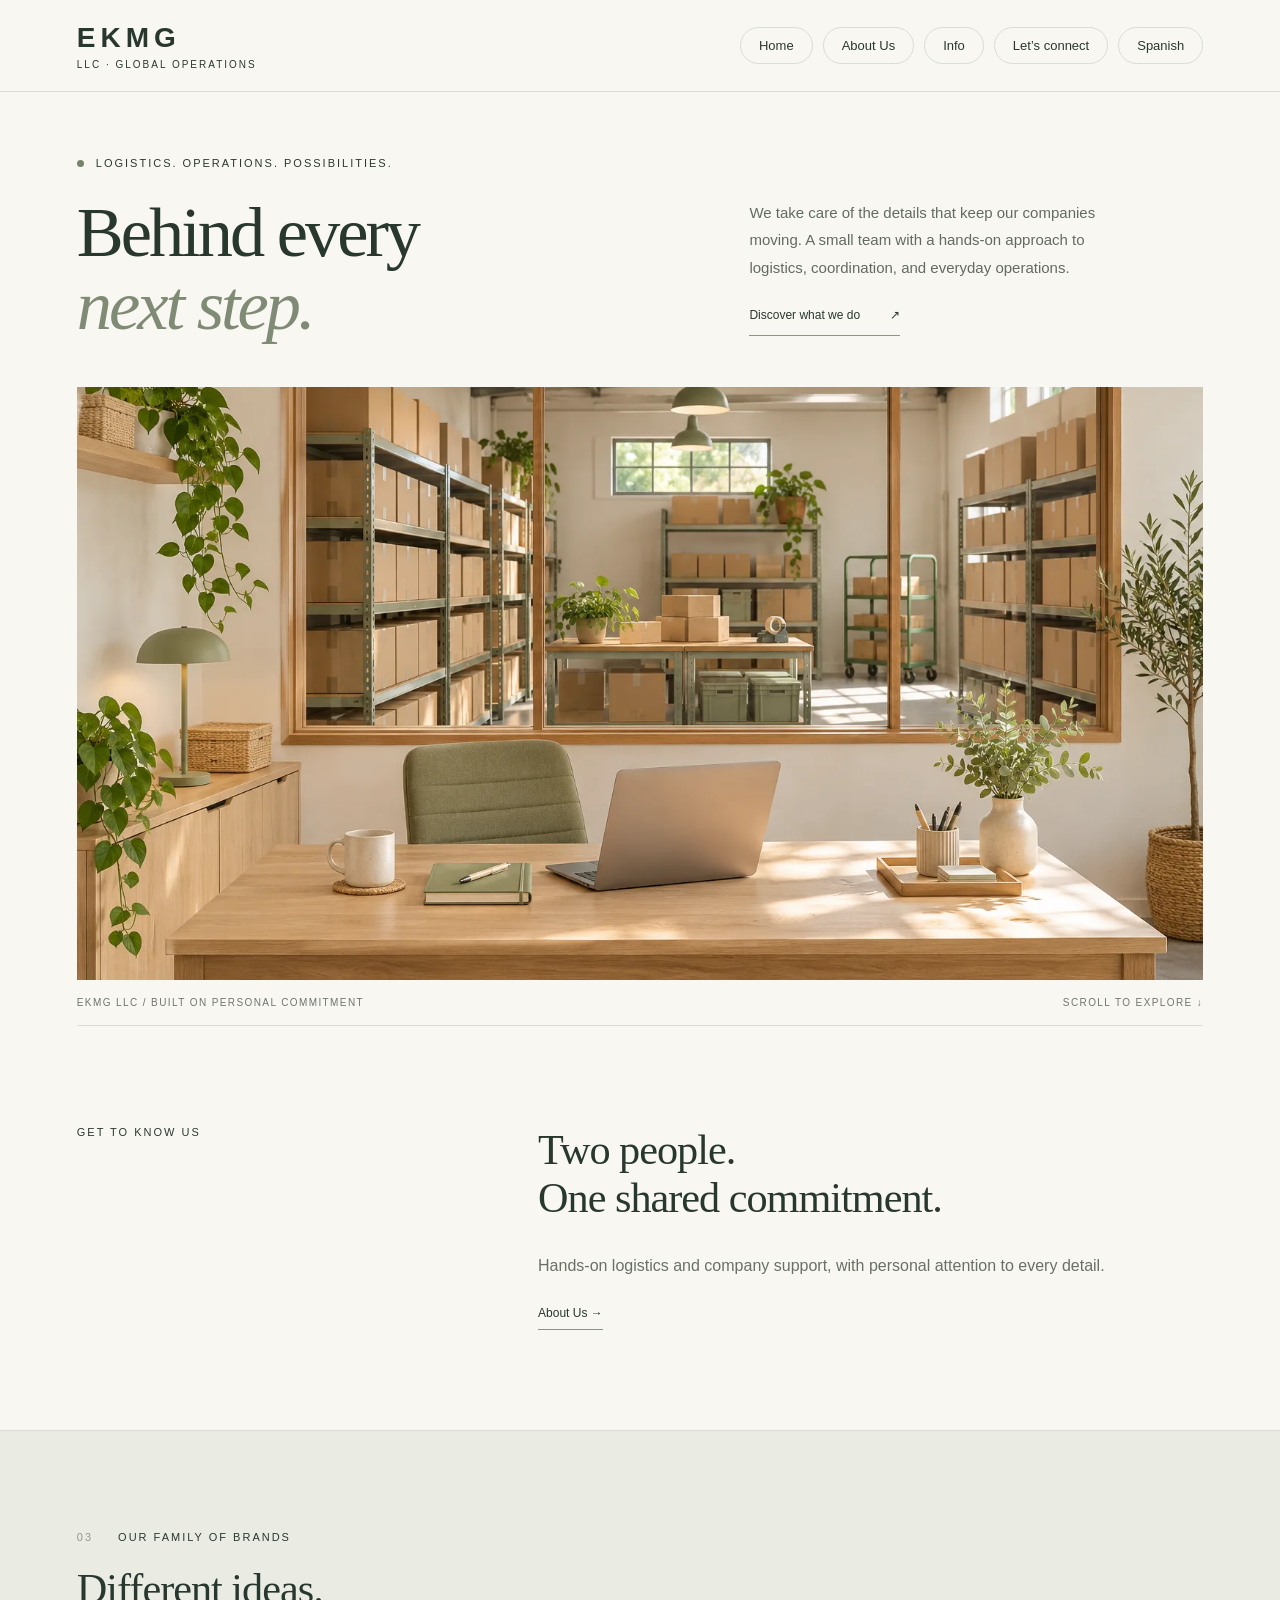
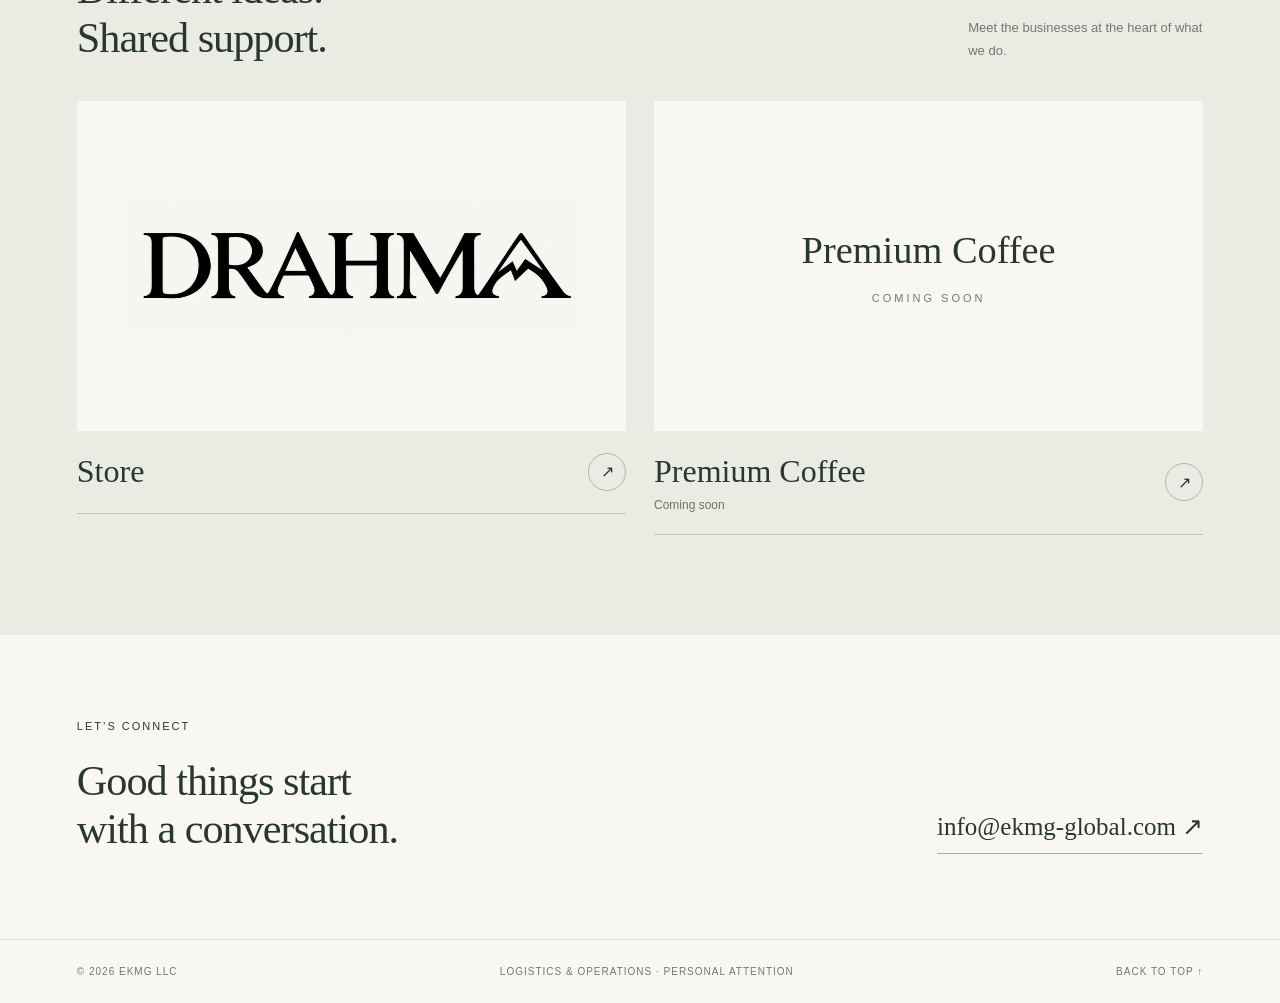
<file: index.html>
<!doctype html>
<html lang="en"><head><meta charset="utf-8"><meta name="viewport" content="width=device-width, initial-scale=1"><meta name="description" content="EKMG LLC is a two-person team supporting our companies through hands-on logistics, coordination, and everyday operations."><title>EKMG LLC — Behind every next step.</title><style>
:root{--ink:#29382f;--paper:#f8f7f2;--muted:#70756f;--line:#d9ddd4}*{box-sizing:border-box}html{scroll-behavior:smooth;scroll-padding-top:95px}body{margin:0;background:var(--paper);color:var(--ink);font-family:Arial,Helvetica,sans-serif}a{color:inherit;text-decoration:none}button{font:inherit}header{height:92px;padding:0 6%;display:flex;align-items:center;justify-content:space-between;background:var(--paper);border-bottom:1px solid var(--line)}.logo{font-size:28px;letter-spacing:5px;font-weight:700}.logo small{font-size:10px;letter-spacing:2px;display:block;margin-top:5px;font-weight:400}nav{display:flex;gap:32px;font-size:13px}nav a:hover,.email:hover{text-decoration:underline;text-underline-offset:5px}.contact{border:1px solid #a9b2a7;padding:12px 20px}.hero{padding:65px 6% 0}.eyebrow{font-size:11px;letter-spacing:2px;text-transform:uppercase;display:flex;align-items:center;gap:12px}.eyebrow:before{content:'';height:7px;width:7px;background:#78836d;border-radius:50%}.hero-top{display:grid;grid-template-columns:1.35fr 1fr;gap:60px;align-items:end;margin:27px 0 46px}h1,h2,h3,p{margin:0}h1,h2{font-family:Georgia,'Times New Roman',serif;font-weight:400}h1{font-size:clamp(48px,5.5vw,84px);line-height:1.03;letter-spacing:-3px}h1 em{font-weight:400;color:#808b75}.intro{max-width:380px;padding-bottom:5px;font-size:15px;line-height:1.85;color:#626b61}.text-link{display:inline-flex;gap:30px;color:var(--ink);margin-top:22px;font-size:12px;border-bottom:1px solid #8b9486;padding-bottom:9px}.hero-image{position:relative;height:440px;overflow:hidden}.hero-image img{width:100%;height:100%;object-fit:cover;object-position:center 55%;filter:saturate(.55)}.image-caption{position:absolute;bottom:20px;left:24px;color:white;font-size:11px;letter-spacing:1px;text-shadow:0 1px 7px #222}.hero-foot{display:flex;justify-content:space-between;padding:17px 0;border-bottom:1px solid var(--line);font-size:10px;letter-spacing:1.4px;color:var(--muted)}section{padding:100px 6%}.about{display:grid;grid-template-columns:1fr 1.7fr;gap:70px;border-bottom:1px solid var(--line)}.section-label{font-size:11px;letter-spacing:2px;text-transform:uppercase}.section-label span{color:#92998d;margin-right:20px}h2{font-size:clamp(34px,3.3vw,51px);line-height:1.15;letter-spacing:-1px}.about p{margin-top:28px;max-width:650px;font-size:16px;line-height:1.9;color:#697066}.services-heading{display:flex;justify-content:space-between;align-items:start;margin-bottom:50px}.services-heading h2{max-width:540px}.services{display:grid;grid-template-columns:repeat(3,1fr);gap:38px}.service{padding-top:24px;border-top:1px solid #9ea697}.service .number{font:italic 28px Georgia;color:#8b957f}.service h3{font-size:19px;font-weight:400;margin:25px 0 14px}.service p{font-size:14px;line-height:1.85;color:#697066;max-width:320px}.brands{background:#eaece4}.brands-heading{display:flex;justify-content:space-between;align-items:end;margin-bottom:38px}.brands-heading p{font-size:13px;color:#72796f;max-width:235px;line-height:1.8}.brands-heading h2{margin-top:22px}.brand-grid{display:grid;grid-template-columns:1fr 1fr;gap:28px}.brand{display:block;border:0;background:transparent;text-align:left;color:var(--ink);cursor:pointer;padding:0;width:100%}.brand-image{height:330px;overflow:hidden;position:relative}.brand img{width:100%;height:100%;object-fit:cover;filter:saturate(.55);transition:transform .5s}.brand:hover img{transform:scale(1.035)}.badge{position:absolute;top:19px;left:19px;background:#f8f7f2;padding:9px 13px;text-transform:uppercase;letter-spacing:1.4px;font-size:9px}.brand-info{display:flex;justify-content:space-between;align-items:center;border-bottom:1px solid #bac2b2;padding:22px 0}.brand h3{font:32px Georgia}.brand-info p{margin-top:8px;color:#6b7468;font-size:12px}.arrow{width:38px;height:38px;border:1px solid #aeb9a6;border-radius:50%;display:grid;place-items:center}.reach{display:flex;justify-content:space-between;align-items:end;padding:85px 6%}.reach h2{margin-top:25px}.email{font:25px Georgia;border-bottom:1px solid #a7afa0;padding-bottom:12px}footer{padding:26px 6%;border-top:1px solid var(--line);display:flex;justify-content:space-between;align-items:center;color:#72796f;font-size:10px;letter-spacing:1px}dialog{border:1px solid var(--line);background:var(--paper);color:var(--ink);max-width:480px;padding:40px}dialog::backdrop{background:#18251dc4}dialog h2{font-size:38px}dialog p{line-height:1.8;margin:20px 0;color:#687061}dialog button{padding:10px 18px;background:var(--ink);color:white;border:0;cursor:pointer}a:focus-visible,button:focus-visible{outline:2px solid #627551;outline-offset:6px}@media(max-width:700px){header{height:auto;min-height:100px;flex-wrap:wrap;gap:20px;padding:20px 6%}nav{gap:19px;font-size:12px}.contact{display:none}.hero{padding-top:40px}.hero-top{grid-template-columns:1fr;gap:25px;margin-bottom:30px}h1{letter-spacing:-2px}.hero-image{height:310px}.hero-foot{font-size:8px}.about{grid-template-columns:1fr;gap:30px}section{padding:65px 6%}.services-heading,.brands-heading{display:block}.services-heading h2{margin-top:25px}.services{grid-template-columns:1fr;gap:35px}.service p{max-width:none}.brands-heading p{margin-top:20px}.brand-grid{grid-template-columns:1fr;gap:36px}.brand-image{height:300px}.reach{display:block;padding:65px 6%}.email{display:inline-block;font-size:22px;margin-top:35px}footer{gap:20px;align-items:start;line-height:1.8} }
nav a{border:1px solid var(--line);border-radius:24px;padding:10px 18px}nav a:hover{background:#eaece4;text-decoration:none}nav{gap:10px}.brand .brand-logo{width:190px;height:auto;object-fit:contain;filter:none;mix-blend-mode:multiply}.hero-image{height:auto;aspect-ratio:1.9}.hero-image img{object-position:center;filter:none}.brand-image img{filter:none}.page-intro{padding:70px 6% 0}.page-intro h1{font-size:60px}.about-button{margin-top:25px}@media(max-width:700px){nav a{padding:8px 12px}.hero-image{aspect-ratio:1.35}.page-intro h1{font-size:44px}}.logo-only,.coffee-only{background:#f8f7f2;display:flex;align-items:center;justify-content:center;padding:50px}.brand .logo-only img{height:auto;width:100%;object-fit:contain;mix-blend-mode:multiply;transform:none}.coffee-only{flex-direction:column;gap:20px}.coffee-only span{font:clamp(28px,3vw,44px) Georgia,serif}.coffee-only small{font-size:11px;text-transform:uppercase;letter-spacing:3px;color:#72796f}nav{flex-wrap:wrap}header{gap:18px}@media(min-width:701px) and (max-width:1100px){header{height:auto;min-height:92px;flex-wrap:wrap;padding-top:20px;padding-bottom:20px}}@media(max-width:700px){nav{gap:7px;font-size:11px}nav a{padding:8px 10px}}</style></head><body>
<header><a class="logo" href="index.html" aria-label="EKMG LLC home">EKMG<small>LLC · GLOBAL OPERATIONS</small></a><nav aria-label="Main navigation"><a href="index.html">Home</a><a href="about.html">About Us</a><a href="info.html">Info</a><a href="mailto:info@ekmg-global.com">Let’s connect</a><a href="index-es.html" lang="es" hreflang="es">Spanish</a></nav></header>
<main><div class="hero" id="home"><div class="eyebrow">Logistics. Operations. Possibilities.</div><div class="hero-top"><h1>Behind every<br><em>next step.</em></h1><div class="intro">We take care of the details that keep our companies moving. A small team with a hands-on approach to logistics, coordination, and everyday operations.<br><a class="text-link" href="info.html">Discover what we do <span>↗</span></a></div></div><div class="hero-image"><img src="assets/warehouse.webp" alt="A cozy desk overlooking a small warehouse with neatly arranged boxes"></div><div class="hero-foot"><span>EKMG LLC / BUILT ON PERSONAL COMMITMENT</span><span>SCROLL TO EXPLORE ↓</span></div></div>
<section class="about"><div class="section-label">Get to know us</div><div><h2>Two people.<br>One shared commitment.</h2><p>Hands-on logistics and company support, with personal attention to every detail.</p><a class="text-link about-button" href="about.html">About Us →</a></div></section>

<section class="brands" id="brands"><div class="brands-heading"><div><div class="section-label"><span>03</span> Our family of brands</div><h2>Different ideas.<br>Shared support.</h2></div><p>Meet the businesses at the heart of what we do.</p></div><div class="brand-grid"><a href="#drahma" class="brand" data-brand="drahma"><div class="brand-image logo-only"><img src="assets/drahma-logo.png" alt="DRAHMA"></div><div class="brand-info"><div><h3>Store</h3></div><span class="arrow">↗</span></div></a><a href="#coffee" class="brand" data-brand="coffee"><div class="brand-image coffee-only"><span>Premium Coffee</span><small>Coming soon</small></div><div class="brand-info"><div><h3>Premium Coffee</h3><p>Coming soon</p></div><span class="arrow">↗</span></div></a></div></section>
<section class="reach" id="contact"><div><div class="section-label">Let’s connect</div><h2>Good things start<br>with a conversation.</h2></div><a class="email" href="mailto:info@ekmg-global.com">info@ekmg-global.com ↗</a></section></main><footer><span>© 2026 EKMG LLC</span><span>LOGISTICS & OPERATIONS · PERSONAL ATTENTION</span><a href="index.html">BACK TO TOP ↑</a></footer>
<dialog id="brand-dialog"><h2 id="dialog-title"></h2><p id="dialog-description"></p><a class="text-link" href="mailto:info@ekmg-global.com">Contact EKMG ↗</a><br><br><button id="close-dialog">Close</button></dialog><script>
const modal=document.getElementById('brand-dialog');document.querySelectorAll('[data-brand]').forEach(link=>link.addEventListener('click',e=>{e.preventDefault();const coffee=link.dataset.brand==='coffee';document.getElementById('dialog-title').textContent=coffee?'Premium Coffee, coming soon.':'Discover Drahma.';document.getElementById('dialog-description').textContent=coffee?'A new coffee venture is on the way. Contact us for updates as we prepare for launch.':'Drahma is part of our family of companies. For store information and inquiries, contact our team while we prepare the direct store link.';modal.showModal()}));document.getElementById('close-dialog').onclick=()=>modal.close();modal.addEventListener('click',e=>{if(e.target===modal){const r=modal.getBoundingClientRect();if(e.clientX<r.left||e.clientX>r.right||e.clientY<r.top||e.clientY>r.bottom)modal.close()}});
</script></body></html>
</file>
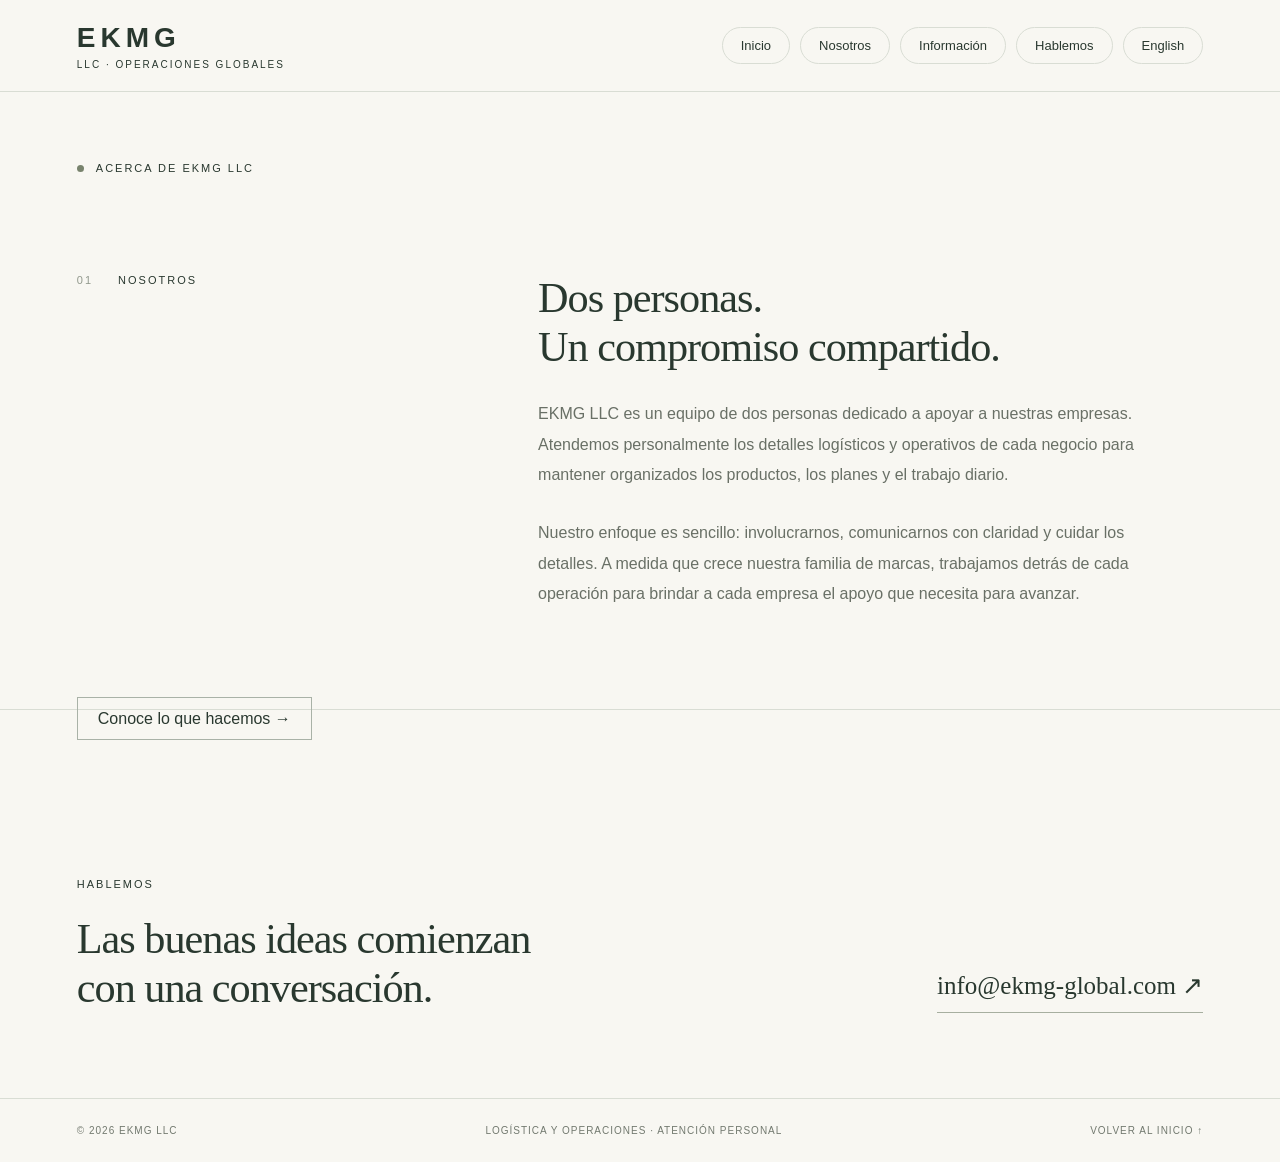
<file: about-es.html>
<!doctype html>
<html lang="es"><head><meta charset="utf-8"><meta name="viewport" content="width=device-width, initial-scale=1"><meta name="description" content="EKMG LLC es un equipo de dos personas que apoya a nuestras empresas con logística, coordinación y operaciones diarias."><title>EKMG LLC — Detrás de cada nuevo paso.</title><style>
:root{--ink:#29382f;--paper:#f8f7f2;--muted:#70756f;--line:#d9ddd4}*{box-sizing:border-box}html{scroll-behavior:smooth;scroll-padding-top:95px}body{margin:0;background:var(--paper);color:var(--ink);font-family:Arial,Helvetica,sans-serif}a{color:inherit;text-decoration:none}button{font:inherit}header{height:92px;padding:0 6%;display:flex;align-items:center;justify-content:space-between;background:var(--paper);border-bottom:1px solid var(--line)}.logo{font-size:28px;letter-spacing:5px;font-weight:700}.logo small{font-size:10px;letter-spacing:2px;display:block;margin-top:5px;font-weight:400}nav{display:flex;gap:32px;font-size:13px}nav a:hover,.email:hover{text-decoration:underline;text-underline-offset:5px}.contact{border:1px solid #a9b2a7;padding:12px 20px}.hero{padding:65px 6% 0}.eyebrow{font-size:11px;letter-spacing:2px;text-transform:uppercase;display:flex;align-items:center;gap:12px}.eyebrow:before{content:'';height:7px;width:7px;background:#78836d;border-radius:50%}.hero-top{display:grid;grid-template-columns:1.35fr 1fr;gap:60px;align-items:end;margin:27px 0 46px}h1,h2,h3,p{margin:0}h1,h2{font-family:Georgia,'Times New Roman',serif;font-weight:400}h1{font-size:clamp(48px,5.5vw,84px);line-height:1.03;letter-spacing:-3px}h1 em{font-weight:400;color:#808b75}.intro{max-width:380px;padding-bottom:5px;font-size:15px;line-height:1.85;color:#626b61}.text-link{display:inline-flex;gap:30px;color:var(--ink);margin-top:22px;font-size:12px;border-bottom:1px solid #8b9486;padding-bottom:9px}.hero-image{position:relative;height:440px;overflow:hidden}.hero-image img{width:100%;height:100%;object-fit:cover;object-position:center 55%;filter:saturate(.55)}.image-caption{position:absolute;bottom:20px;left:24px;color:white;font-size:11px;letter-spacing:1px;text-shadow:0 1px 7px #222}.hero-foot{display:flex;justify-content:space-between;padding:17px 0;border-bottom:1px solid var(--line);font-size:10px;letter-spacing:1.4px;color:var(--muted)}section{padding:100px 6%}.about{display:grid;grid-template-columns:1fr 1.7fr;gap:70px;border-bottom:1px solid var(--line)}.section-label{font-size:11px;letter-spacing:2px;text-transform:uppercase}.section-label span{color:#92998d;margin-right:20px}h2{font-size:clamp(34px,3.3vw,51px);line-height:1.15;letter-spacing:-1px}.about p{margin-top:28px;max-width:650px;font-size:16px;line-height:1.9;color:#697066}.services-heading{display:flex;justify-content:space-between;align-items:start;margin-bottom:50px}.services-heading h2{max-width:540px}.services{display:grid;grid-template-columns:repeat(3,1fr);gap:38px}.service{padding-top:24px;border-top:1px solid #9ea697}.service .number{font:italic 28px Georgia;color:#8b957f}.service h3{font-size:19px;font-weight:400;margin:25px 0 14px}.service p{font-size:14px;line-height:1.85;color:#697066;max-width:320px}.brands{background:#eaece4}.brands-heading{display:flex;justify-content:space-between;align-items:end;margin-bottom:38px}.brands-heading p{font-size:13px;color:#72796f;max-width:235px;line-height:1.8}.brands-heading h2{margin-top:22px}.brand-grid{display:grid;grid-template-columns:1fr 1fr;gap:28px}.brand{display:block;border:0;background:transparent;text-align:left;color:var(--ink);cursor:pointer;padding:0;width:100%}.brand-image{height:330px;overflow:hidden;position:relative}.brand img{width:100%;height:100%;object-fit:cover;filter:saturate(.55);transition:transform .5s}.brand:hover img{transform:scale(1.035)}.badge{position:absolute;top:19px;left:19px;background:#f8f7f2;padding:9px 13px;text-transform:uppercase;letter-spacing:1.4px;font-size:9px}.brand-info{display:flex;justify-content:space-between;align-items:center;border-bottom:1px solid #bac2b2;padding:22px 0}.brand h3{font:32px Georgia}.brand-info p{margin-top:8px;color:#6b7468;font-size:12px}.arrow{width:38px;height:38px;border:1px solid #aeb9a6;border-radius:50%;display:grid;place-items:center}.reach{display:flex;justify-content:space-between;align-items:end;padding:85px 6%}.reach h2{margin-top:25px}.email{font:25px Georgia;border-bottom:1px solid #a7afa0;padding-bottom:12px}footer{padding:26px 6%;border-top:1px solid var(--line);display:flex;justify-content:space-between;align-items:center;color:#72796f;font-size:10px;letter-spacing:1px}dialog{border:1px solid var(--line);background:var(--paper);color:var(--ink);max-width:480px;padding:40px}dialog::backdrop{background:#18251dc4}dialog h2{font-size:38px}dialog p{line-height:1.8;margin:20px 0;color:#687061}dialog button{padding:10px 18px;background:var(--ink);color:white;border:0;cursor:pointer}a:focus-visible,button:focus-visible{outline:2px solid #627551;outline-offset:6px}@media(max-width:700px){header{height:auto;min-height:100px;flex-wrap:wrap;gap:20px;padding:20px 6%}nav{gap:19px;font-size:12px}.contact{display:none}.hero{padding-top:40px}.hero-top{grid-template-columns:1fr;gap:25px;margin-bottom:30px}h1{letter-spacing:-2px}.hero-image{height:310px}.hero-foot{font-size:8px}.about{grid-template-columns:1fr;gap:30px}section{padding:65px 6%}.services-heading,.brands-heading{display:block}.services-heading h2{margin-top:25px}.services{grid-template-columns:1fr;gap:35px}.service p{max-width:none}.brands-heading p{margin-top:20px}.brand-grid{grid-template-columns:1fr;gap:36px}.brand-image{height:300px}.reach{display:block;padding:65px 6%}.email{display:inline-block;font-size:22px;margin-top:35px}footer{gap:20px;align-items:start;line-height:1.8} }
nav a{border:1px solid var(--line);border-radius:24px;padding:10px 18px}nav a:hover{background:#eaece4;text-decoration:none}nav{gap:10px}.brand .brand-logo{width:190px;height:auto;object-fit:contain;filter:none;mix-blend-mode:multiply}.hero-image{height:auto;aspect-ratio:1.9}.hero-image img{object-position:center;filter:none}.brand-image img{filter:none}.page-intro{padding:70px 6% 0}.page-intro h1{font-size:60px}.about-button{margin-top:25px}@media(max-width:700px){nav a{padding:8px 12px}.hero-image{aspect-ratio:1.35}.page-intro h1{font-size:44px}}.logo-only,.coffee-only{background:#f8f7f2;display:flex;align-items:center;justify-content:center;padding:50px}.brand .logo-only img{height:auto;width:100%;object-fit:contain;mix-blend-mode:multiply;transform:none}.coffee-only{flex-direction:column;gap:20px}.coffee-only span{font:clamp(28px,3vw,44px) Georgia,serif}.coffee-only small{font-size:11px;text-transform:uppercase;letter-spacing:3px;color:#72796f}nav{flex-wrap:wrap}header{gap:18px}@media(min-width:701px) and (max-width:1100px){header{height:auto;min-height:92px;flex-wrap:wrap;padding-top:20px;padding-bottom:20px}}@media(max-width:700px){nav{gap:7px;font-size:11px}nav a{padding:8px 10px}}</style></head><body>
<header><a class="logo" href="index-es.html" aria-label="Inicio de EKMG LLC">EKMG<small>LLC · OPERACIONES GLOBALES</small></a><nav aria-label="Navegación principal"><a href="index-es.html">Inicio</a><a href="about-es.html">Nosotros</a><a href="info-es.html">Información</a><a href="mailto:info@ekmg-global.com">Hablemos</a><a href="about.html" lang="en" hreflang="en">English</a></nav></header>
<main><div class="page-intro"><div class="eyebrow">Acerca de EKMG LLC</div></div><section class="about" id="about"><div class="section-label"><span>01</span> Nosotros</div><div><h2>Dos personas.<br>Un compromiso compartido.</h2><p>EKMG LLC es un equipo de dos personas dedicado a apoyar a nuestras empresas. Atendemos personalmente los detalles logísticos y operativos de cada negocio para mantener organizados los productos, los planes y el trabajo diario.</p><p>Nuestro enfoque es sencillo: involucrarnos, comunicarnos con claridad y cuidar los detalles. A medida que crece nuestra familia de marcas, trabajamos detrás de cada operación para brindar a cada empresa el apoyo que necesita para avanzar.</p></div></section><div style="padding:0 6% 65px"><a class="contact" href="info-es.html">Conoce lo que hacemos →</a></div><section class="reach" id="contact"><div><div class="section-label">Hablemos</div><h2>Las buenas ideas comienzan<br>con una conversación.</h2></div><a class="email" href="mailto:info@ekmg-global.com">info@ekmg-global.com ↗</a></section></main><footer><span>© 2026 EKMG LLC</span><span>LOGÍSTICA Y OPERACIONES · ATENCIÓN PERSONAL</span><a href="index-es.html">VOLVER AL INICIO ↑</a></footer>
<dialog id="brand-dialog"><h2 id="dialog-title"></h2><p id="dialog-description"></p><a class="text-link" href="mailto:info@ekmg-global.com">Contacta a EKMG ↗</a><br><br><button id="close-dialog">Cerrar</button></dialog><script>
const modal=document.getElementById('brand-dialog');document.querySelectorAll('[data-brand]').forEach(link=>link.addEventListener('click',e=>{e.preventDefault();const coffee=link.dataset.brand==='coffee';document.getElementById('dialog-title').textContent=coffee?'Café Premium, próximamente.':'Descubre DRAHMA.';document.getElementById('dialog-description').textContent=coffee?'Un nuevo proyecto de café está en camino. Contáctanos para conocer las novedades mientras preparamos su lanzamiento.':'DRAHMA forma parte de nuestra familia de empresas. Para información y consultas sobre la tienda, contacta a nuestro equipo mientras preparamos el enlace directo.';modal.showModal()}));document.getElementById('close-dialog').onclick=()=>modal.close();modal.addEventListener('click',e=>{if(e.target===modal){const r=modal.getBoundingClientRect();if(e.clientX<r.left||e.clientX>r.right||e.clientY<r.top||e.clientY>r.bottom)modal.close()}});
</script></body></html>
</file>
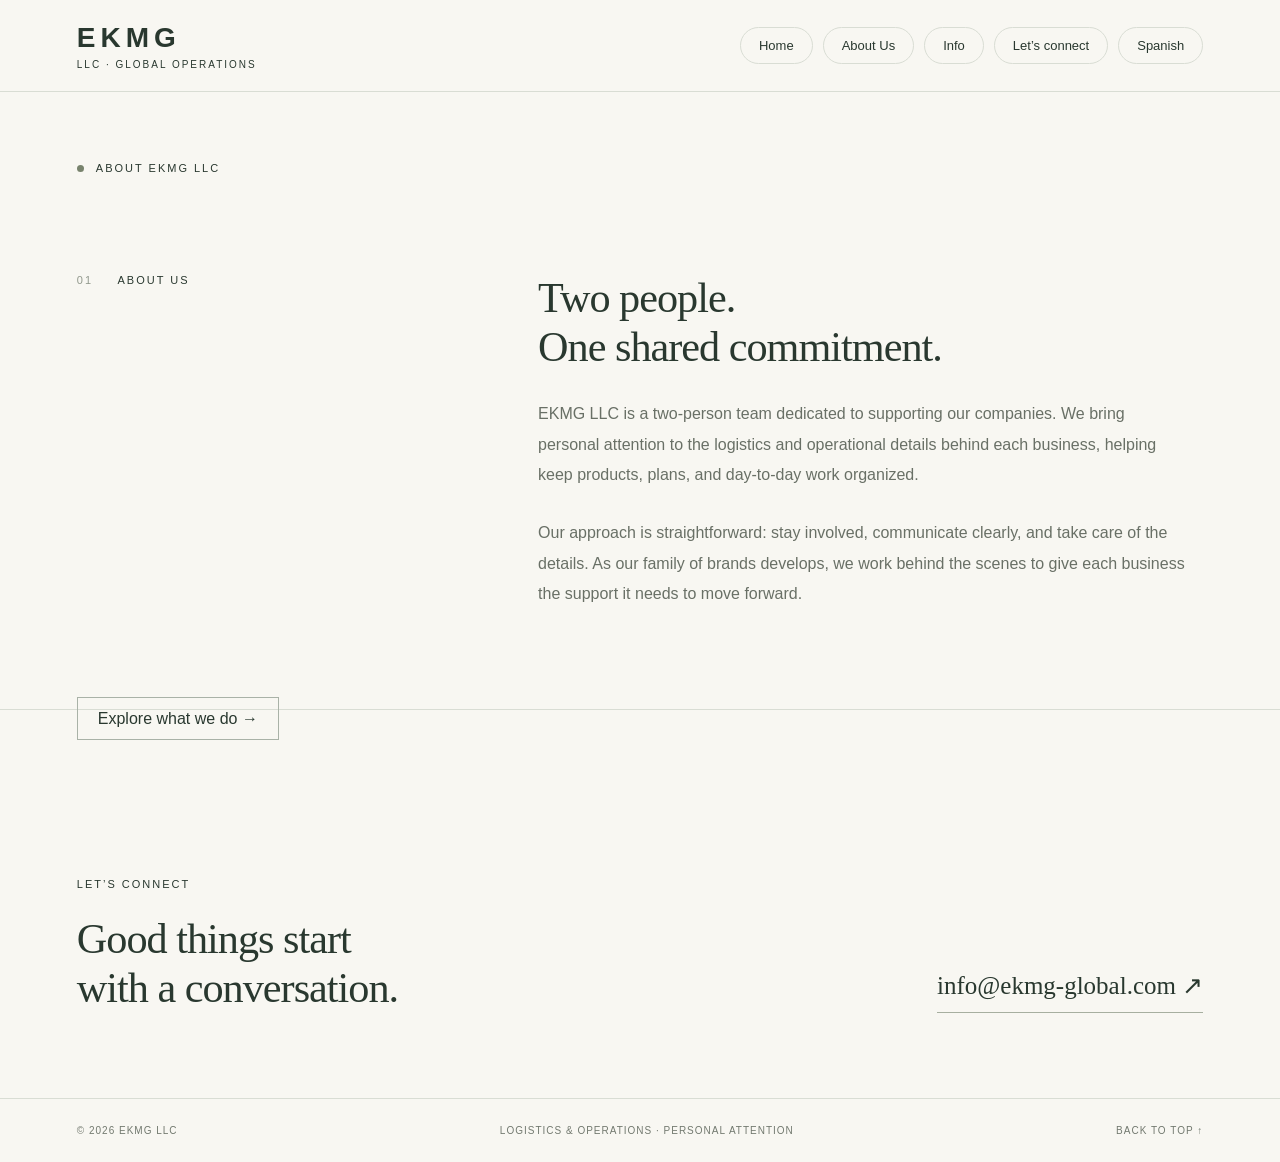
<file: about.html>
<!doctype html>
<html lang="en"><head><meta charset="utf-8"><meta name="viewport" content="width=device-width, initial-scale=1"><meta name="description" content="EKMG LLC is a two-person team supporting our companies through hands-on logistics, coordination, and everyday operations."><title>EKMG LLC — Behind every next step.</title><style>
:root{--ink:#29382f;--paper:#f8f7f2;--muted:#70756f;--line:#d9ddd4}*{box-sizing:border-box}html{scroll-behavior:smooth;scroll-padding-top:95px}body{margin:0;background:var(--paper);color:var(--ink);font-family:Arial,Helvetica,sans-serif}a{color:inherit;text-decoration:none}button{font:inherit}header{height:92px;padding:0 6%;display:flex;align-items:center;justify-content:space-between;background:var(--paper);border-bottom:1px solid var(--line)}.logo{font-size:28px;letter-spacing:5px;font-weight:700}.logo small{font-size:10px;letter-spacing:2px;display:block;margin-top:5px;font-weight:400}nav{display:flex;gap:32px;font-size:13px}nav a:hover,.email:hover{text-decoration:underline;text-underline-offset:5px}.contact{border:1px solid #a9b2a7;padding:12px 20px}.hero{padding:65px 6% 0}.eyebrow{font-size:11px;letter-spacing:2px;text-transform:uppercase;display:flex;align-items:center;gap:12px}.eyebrow:before{content:'';height:7px;width:7px;background:#78836d;border-radius:50%}.hero-top{display:grid;grid-template-columns:1.35fr 1fr;gap:60px;align-items:end;margin:27px 0 46px}h1,h2,h3,p{margin:0}h1,h2{font-family:Georgia,'Times New Roman',serif;font-weight:400}h1{font-size:clamp(48px,5.5vw,84px);line-height:1.03;letter-spacing:-3px}h1 em{font-weight:400;color:#808b75}.intro{max-width:380px;padding-bottom:5px;font-size:15px;line-height:1.85;color:#626b61}.text-link{display:inline-flex;gap:30px;color:var(--ink);margin-top:22px;font-size:12px;border-bottom:1px solid #8b9486;padding-bottom:9px}.hero-image{position:relative;height:440px;overflow:hidden}.hero-image img{width:100%;height:100%;object-fit:cover;object-position:center 55%;filter:saturate(.55)}.image-caption{position:absolute;bottom:20px;left:24px;color:white;font-size:11px;letter-spacing:1px;text-shadow:0 1px 7px #222}.hero-foot{display:flex;justify-content:space-between;padding:17px 0;border-bottom:1px solid var(--line);font-size:10px;letter-spacing:1.4px;color:var(--muted)}section{padding:100px 6%}.about{display:grid;grid-template-columns:1fr 1.7fr;gap:70px;border-bottom:1px solid var(--line)}.section-label{font-size:11px;letter-spacing:2px;text-transform:uppercase}.section-label span{color:#92998d;margin-right:20px}h2{font-size:clamp(34px,3.3vw,51px);line-height:1.15;letter-spacing:-1px}.about p{margin-top:28px;max-width:650px;font-size:16px;line-height:1.9;color:#697066}.services-heading{display:flex;justify-content:space-between;align-items:start;margin-bottom:50px}.services-heading h2{max-width:540px}.services{display:grid;grid-template-columns:repeat(3,1fr);gap:38px}.service{padding-top:24px;border-top:1px solid #9ea697}.service .number{font:italic 28px Georgia;color:#8b957f}.service h3{font-size:19px;font-weight:400;margin:25px 0 14px}.service p{font-size:14px;line-height:1.85;color:#697066;max-width:320px}.brands{background:#eaece4}.brands-heading{display:flex;justify-content:space-between;align-items:end;margin-bottom:38px}.brands-heading p{font-size:13px;color:#72796f;max-width:235px;line-height:1.8}.brands-heading h2{margin-top:22px}.brand-grid{display:grid;grid-template-columns:1fr 1fr;gap:28px}.brand{display:block;border:0;background:transparent;text-align:left;color:var(--ink);cursor:pointer;padding:0;width:100%}.brand-image{height:330px;overflow:hidden;position:relative}.brand img{width:100%;height:100%;object-fit:cover;filter:saturate(.55);transition:transform .5s}.brand:hover img{transform:scale(1.035)}.badge{position:absolute;top:19px;left:19px;background:#f8f7f2;padding:9px 13px;text-transform:uppercase;letter-spacing:1.4px;font-size:9px}.brand-info{display:flex;justify-content:space-between;align-items:center;border-bottom:1px solid #bac2b2;padding:22px 0}.brand h3{font:32px Georgia}.brand-info p{margin-top:8px;color:#6b7468;font-size:12px}.arrow{width:38px;height:38px;border:1px solid #aeb9a6;border-radius:50%;display:grid;place-items:center}.reach{display:flex;justify-content:space-between;align-items:end;padding:85px 6%}.reach h2{margin-top:25px}.email{font:25px Georgia;border-bottom:1px solid #a7afa0;padding-bottom:12px}footer{padding:26px 6%;border-top:1px solid var(--line);display:flex;justify-content:space-between;align-items:center;color:#72796f;font-size:10px;letter-spacing:1px}dialog{border:1px solid var(--line);background:var(--paper);color:var(--ink);max-width:480px;padding:40px}dialog::backdrop{background:#18251dc4}dialog h2{font-size:38px}dialog p{line-height:1.8;margin:20px 0;color:#687061}dialog button{padding:10px 18px;background:var(--ink);color:white;border:0;cursor:pointer}a:focus-visible,button:focus-visible{outline:2px solid #627551;outline-offset:6px}@media(max-width:700px){header{height:auto;min-height:100px;flex-wrap:wrap;gap:20px;padding:20px 6%}nav{gap:19px;font-size:12px}.contact{display:none}.hero{padding-top:40px}.hero-top{grid-template-columns:1fr;gap:25px;margin-bottom:30px}h1{letter-spacing:-2px}.hero-image{height:310px}.hero-foot{font-size:8px}.about{grid-template-columns:1fr;gap:30px}section{padding:65px 6%}.services-heading,.brands-heading{display:block}.services-heading h2{margin-top:25px}.services{grid-template-columns:1fr;gap:35px}.service p{max-width:none}.brands-heading p{margin-top:20px}.brand-grid{grid-template-columns:1fr;gap:36px}.brand-image{height:300px}.reach{display:block;padding:65px 6%}.email{display:inline-block;font-size:22px;margin-top:35px}footer{gap:20px;align-items:start;line-height:1.8} }
nav a{border:1px solid var(--line);border-radius:24px;padding:10px 18px}nav a:hover{background:#eaece4;text-decoration:none}nav{gap:10px}.brand .brand-logo{width:190px;height:auto;object-fit:contain;filter:none;mix-blend-mode:multiply}.hero-image{height:auto;aspect-ratio:1.9}.hero-image img{object-position:center;filter:none}.brand-image img{filter:none}.page-intro{padding:70px 6% 0}.page-intro h1{font-size:60px}.about-button{margin-top:25px}@media(max-width:700px){nav a{padding:8px 12px}.hero-image{aspect-ratio:1.35}.page-intro h1{font-size:44px}}.logo-only,.coffee-only{background:#f8f7f2;display:flex;align-items:center;justify-content:center;padding:50px}.brand .logo-only img{height:auto;width:100%;object-fit:contain;mix-blend-mode:multiply;transform:none}.coffee-only{flex-direction:column;gap:20px}.coffee-only span{font:clamp(28px,3vw,44px) Georgia,serif}.coffee-only small{font-size:11px;text-transform:uppercase;letter-spacing:3px;color:#72796f}nav{flex-wrap:wrap}header{gap:18px}@media(min-width:701px) and (max-width:1100px){header{height:auto;min-height:92px;flex-wrap:wrap;padding-top:20px;padding-bottom:20px}}@media(max-width:700px){nav{gap:7px;font-size:11px}nav a{padding:8px 10px}}</style></head><body>
<header><a class="logo" href="index.html" aria-label="EKMG LLC home">EKMG<small>LLC · GLOBAL OPERATIONS</small></a><nav aria-label="Main navigation"><a href="index.html">Home</a><a href="about.html">About Us</a><a href="info.html">Info</a><a href="mailto:info@ekmg-global.com">Let’s connect</a><a href="about-es.html" lang="es" hreflang="es">Spanish</a></nav></header>
<main><div class="page-intro"><div class="eyebrow">About EKMG LLC</div></div><section class="about" id="about"><div class="section-label"><span>01</span> About Us</div><div><h2>Two people.<br>One shared commitment.</h2><p>EKMG LLC is a two-person team dedicated to supporting our companies. We bring personal attention to the logistics and operational details behind each business, helping keep products, plans, and day-to-day work organized.</p><p>Our approach is straightforward: stay involved, communicate clearly, and take care of the details. As our family of brands develops, we work behind the scenes to give each business the support it needs to move forward.</p></div></section><div style="padding:0 6% 65px"><a class="contact" href="info.html">Explore what we do →</a></div><section class="reach" id="contact"><div><div class="section-label">Let’s connect</div><h2>Good things start<br>with a conversation.</h2></div><a class="email" href="mailto:info@ekmg-global.com">info@ekmg-global.com ↗</a></section></main><footer><span>© 2026 EKMG LLC</span><span>LOGISTICS & OPERATIONS · PERSONAL ATTENTION</span><a href="index.html">BACK TO TOP ↑</a></footer>
<dialog id="brand-dialog"><h2 id="dialog-title"></h2><p id="dialog-description"></p><a class="text-link" href="mailto:info@ekmg-global.com">Contact EKMG ↗</a><br><br><button id="close-dialog">Close</button></dialog><script>
const modal=document.getElementById('brand-dialog');document.querySelectorAll('[data-brand]').forEach(link=>link.addEventListener('click',e=>{e.preventDefault();const coffee=link.dataset.brand==='coffee';document.getElementById('dialog-title').textContent=coffee?'Premium Coffee, coming soon.':'Discover Drahma.';document.getElementById('dialog-description').textContent=coffee?'A new coffee venture is on the way. Contact us for updates as we prepare for launch.':'Drahma is part of our family of companies. For store information and inquiries, contact our team while we prepare the direct store link.';modal.showModal()}));document.getElementById('close-dialog').onclick=()=>modal.close();modal.addEventListener('click',e=>{if(e.target===modal){const r=modal.getBoundingClientRect();if(e.clientX<r.left||e.clientX>r.right||e.clientY<r.top||e.clientY>r.bottom)modal.close()}});
</script></body></html>
</file>
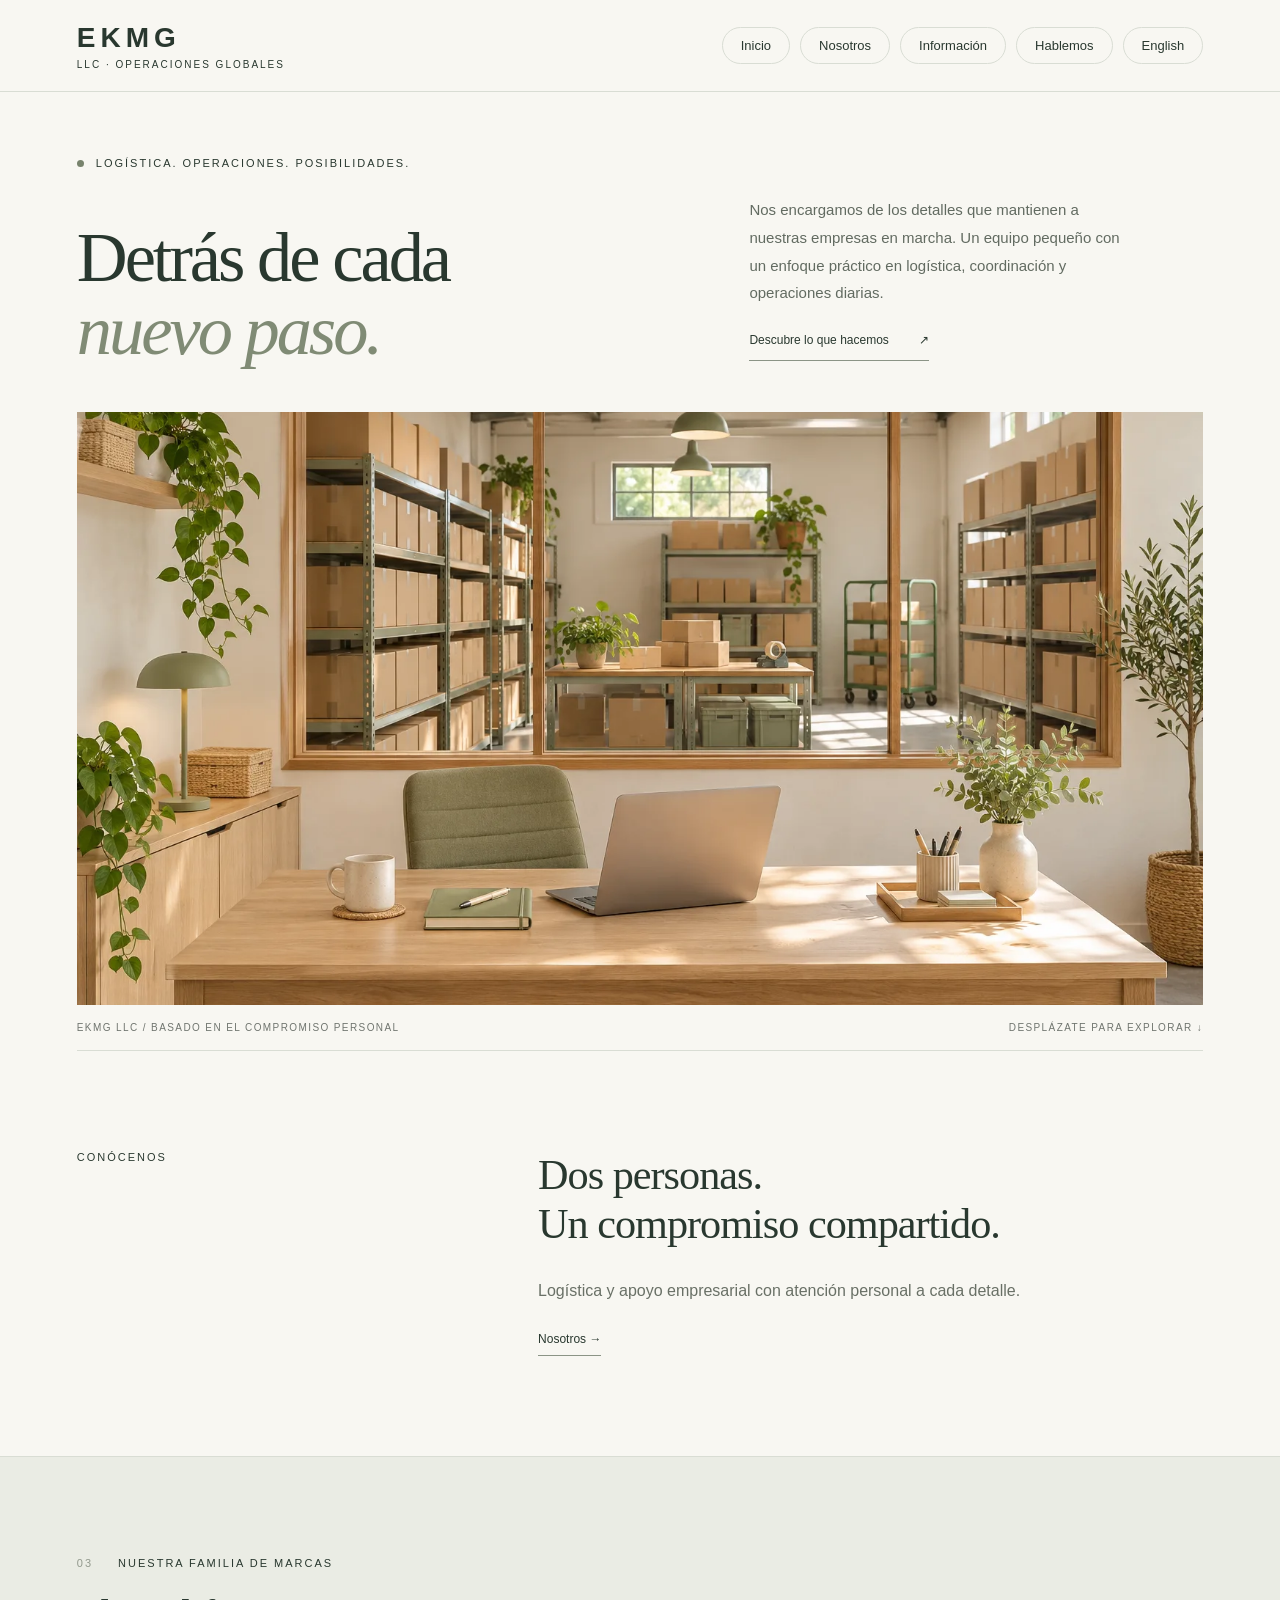
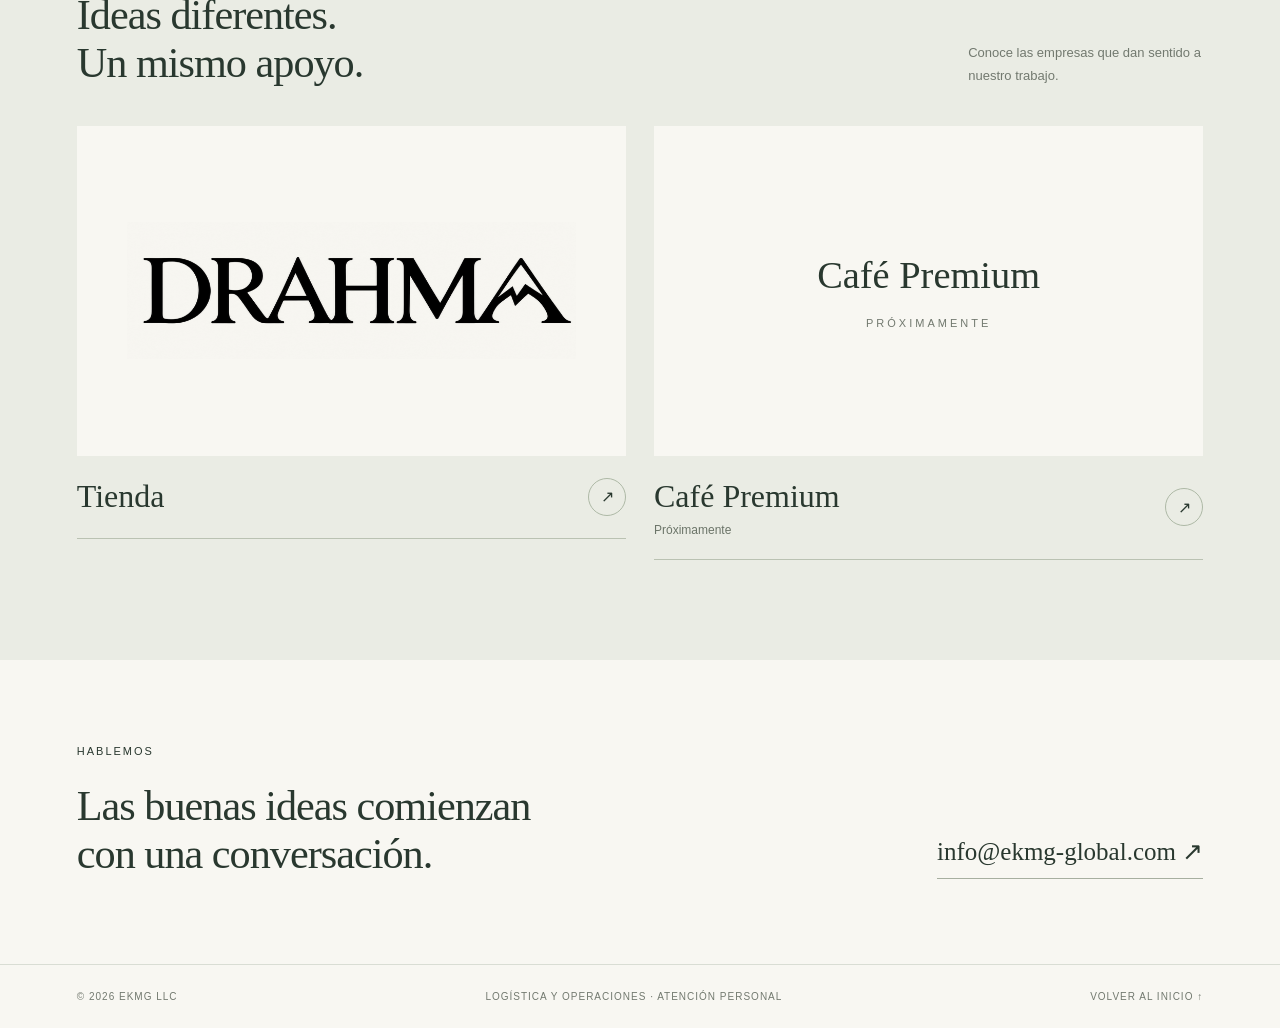
<file: index-es.html>
<!doctype html>
<html lang="es"><head><meta charset="utf-8"><meta name="viewport" content="width=device-width, initial-scale=1"><meta name="description" content="EKMG LLC es un equipo de dos personas que apoya a nuestras empresas con logística, coordinación y operaciones diarias."><title>EKMG LLC — Detrás de cada nuevo paso.</title><style>
:root{--ink:#29382f;--paper:#f8f7f2;--muted:#70756f;--line:#d9ddd4}*{box-sizing:border-box}html{scroll-behavior:smooth;scroll-padding-top:95px}body{margin:0;background:var(--paper);color:var(--ink);font-family:Arial,Helvetica,sans-serif}a{color:inherit;text-decoration:none}button{font:inherit}header{height:92px;padding:0 6%;display:flex;align-items:center;justify-content:space-between;background:var(--paper);border-bottom:1px solid var(--line)}.logo{font-size:28px;letter-spacing:5px;font-weight:700}.logo small{font-size:10px;letter-spacing:2px;display:block;margin-top:5px;font-weight:400}nav{display:flex;gap:32px;font-size:13px}nav a:hover,.email:hover{text-decoration:underline;text-underline-offset:5px}.contact{border:1px solid #a9b2a7;padding:12px 20px}.hero{padding:65px 6% 0}.eyebrow{font-size:11px;letter-spacing:2px;text-transform:uppercase;display:flex;align-items:center;gap:12px}.eyebrow:before{content:'';height:7px;width:7px;background:#78836d;border-radius:50%}.hero-top{display:grid;grid-template-columns:1.35fr 1fr;gap:60px;align-items:end;margin:27px 0 46px}h1,h2,h3,p{margin:0}h1,h2{font-family:Georgia,'Times New Roman',serif;font-weight:400}h1{font-size:clamp(48px,5.5vw,84px);line-height:1.03;letter-spacing:-3px}h1 em{font-weight:400;color:#808b75}.intro{max-width:380px;padding-bottom:5px;font-size:15px;line-height:1.85;color:#626b61}.text-link{display:inline-flex;gap:30px;color:var(--ink);margin-top:22px;font-size:12px;border-bottom:1px solid #8b9486;padding-bottom:9px}.hero-image{position:relative;height:440px;overflow:hidden}.hero-image img{width:100%;height:100%;object-fit:cover;object-position:center 55%;filter:saturate(.55)}.image-caption{position:absolute;bottom:20px;left:24px;color:white;font-size:11px;letter-spacing:1px;text-shadow:0 1px 7px #222}.hero-foot{display:flex;justify-content:space-between;padding:17px 0;border-bottom:1px solid var(--line);font-size:10px;letter-spacing:1.4px;color:var(--muted)}section{padding:100px 6%}.about{display:grid;grid-template-columns:1fr 1.7fr;gap:70px;border-bottom:1px solid var(--line)}.section-label{font-size:11px;letter-spacing:2px;text-transform:uppercase}.section-label span{color:#92998d;margin-right:20px}h2{font-size:clamp(34px,3.3vw,51px);line-height:1.15;letter-spacing:-1px}.about p{margin-top:28px;max-width:650px;font-size:16px;line-height:1.9;color:#697066}.services-heading{display:flex;justify-content:space-between;align-items:start;margin-bottom:50px}.services-heading h2{max-width:540px}.services{display:grid;grid-template-columns:repeat(3,1fr);gap:38px}.service{padding-top:24px;border-top:1px solid #9ea697}.service .number{font:italic 28px Georgia;color:#8b957f}.service h3{font-size:19px;font-weight:400;margin:25px 0 14px}.service p{font-size:14px;line-height:1.85;color:#697066;max-width:320px}.brands{background:#eaece4}.brands-heading{display:flex;justify-content:space-between;align-items:end;margin-bottom:38px}.brands-heading p{font-size:13px;color:#72796f;max-width:235px;line-height:1.8}.brands-heading h2{margin-top:22px}.brand-grid{display:grid;grid-template-columns:1fr 1fr;gap:28px}.brand{display:block;border:0;background:transparent;text-align:left;color:var(--ink);cursor:pointer;padding:0;width:100%}.brand-image{height:330px;overflow:hidden;position:relative}.brand img{width:100%;height:100%;object-fit:cover;filter:saturate(.55);transition:transform .5s}.brand:hover img{transform:scale(1.035)}.badge{position:absolute;top:19px;left:19px;background:#f8f7f2;padding:9px 13px;text-transform:uppercase;letter-spacing:1.4px;font-size:9px}.brand-info{display:flex;justify-content:space-between;align-items:center;border-bottom:1px solid #bac2b2;padding:22px 0}.brand h3{font:32px Georgia}.brand-info p{margin-top:8px;color:#6b7468;font-size:12px}.arrow{width:38px;height:38px;border:1px solid #aeb9a6;border-radius:50%;display:grid;place-items:center}.reach{display:flex;justify-content:space-between;align-items:end;padding:85px 6%}.reach h2{margin-top:25px}.email{font:25px Georgia;border-bottom:1px solid #a7afa0;padding-bottom:12px}footer{padding:26px 6%;border-top:1px solid var(--line);display:flex;justify-content:space-between;align-items:center;color:#72796f;font-size:10px;letter-spacing:1px}dialog{border:1px solid var(--line);background:var(--paper);color:var(--ink);max-width:480px;padding:40px}dialog::backdrop{background:#18251dc4}dialog h2{font-size:38px}dialog p{line-height:1.8;margin:20px 0;color:#687061}dialog button{padding:10px 18px;background:var(--ink);color:white;border:0;cursor:pointer}a:focus-visible,button:focus-visible{outline:2px solid #627551;outline-offset:6px}@media(max-width:700px){header{height:auto;min-height:100px;flex-wrap:wrap;gap:20px;padding:20px 6%}nav{gap:19px;font-size:12px}.contact{display:none}.hero{padding-top:40px}.hero-top{grid-template-columns:1fr;gap:25px;margin-bottom:30px}h1{letter-spacing:-2px}.hero-image{height:310px}.hero-foot{font-size:8px}.about{grid-template-columns:1fr;gap:30px}section{padding:65px 6%}.services-heading,.brands-heading{display:block}.services-heading h2{margin-top:25px}.services{grid-template-columns:1fr;gap:35px}.service p{max-width:none}.brands-heading p{margin-top:20px}.brand-grid{grid-template-columns:1fr;gap:36px}.brand-image{height:300px}.reach{display:block;padding:65px 6%}.email{display:inline-block;font-size:22px;margin-top:35px}footer{gap:20px;align-items:start;line-height:1.8} }
nav a{border:1px solid var(--line);border-radius:24px;padding:10px 18px}nav a:hover{background:#eaece4;text-decoration:none}nav{gap:10px}.brand .brand-logo{width:190px;height:auto;object-fit:contain;filter:none;mix-blend-mode:multiply}.hero-image{height:auto;aspect-ratio:1.9}.hero-image img{object-position:center;filter:none}.brand-image img{filter:none}.page-intro{padding:70px 6% 0}.page-intro h1{font-size:60px}.about-button{margin-top:25px}@media(max-width:700px){nav a{padding:8px 12px}.hero-image{aspect-ratio:1.35}.page-intro h1{font-size:44px}}.logo-only,.coffee-only{background:#f8f7f2;display:flex;align-items:center;justify-content:center;padding:50px}.brand .logo-only img{height:auto;width:100%;object-fit:contain;mix-blend-mode:multiply;transform:none}.coffee-only{flex-direction:column;gap:20px}.coffee-only span{font:clamp(28px,3vw,44px) Georgia,serif}.coffee-only small{font-size:11px;text-transform:uppercase;letter-spacing:3px;color:#72796f}nav{flex-wrap:wrap}header{gap:18px}@media(min-width:701px) and (max-width:1100px){header{height:auto;min-height:92px;flex-wrap:wrap;padding-top:20px;padding-bottom:20px}}@media(max-width:700px){nav{gap:7px;font-size:11px}nav a{padding:8px 10px}}</style></head><body>
<header><a class="logo" href="index-es.html" aria-label="Inicio de EKMG LLC">EKMG<small>LLC · OPERACIONES GLOBALES</small></a><nav aria-label="Navegación principal"><a href="index-es.html">Inicio</a><a href="about-es.html">Nosotros</a><a href="info-es.html">Información</a><a href="mailto:info@ekmg-global.com">Hablemos</a><a href="index.html" lang="en" hreflang="en">English</a></nav></header>
<main><div class="hero" id="home"><div class="eyebrow">Logística. Operaciones. Posibilidades.</div><div class="hero-top"><h1>Detrás de cada<br><em>nuevo paso.</em></h1><div class="intro">Nos encargamos de los detalles que mantienen a nuestras empresas en marcha. Un equipo pequeño con un enfoque práctico en logística, coordinación y operaciones diarias.<br><a class="text-link" href="info-es.html">Descubre lo que hacemos <span>↗</span></a></div></div><div class="hero-image"><img src="assets/warehouse.webp" alt="Un escritorio acogedor con vista a un pequeño almacén con cajas bien organizadas"></div><div class="hero-foot"><span>EKMG LLC / BASADO EN EL COMPROMISO PERSONAL</span><span>DESPLÁZATE PARA EXPLORAR ↓</span></div></div>
<section class="about"><div class="section-label">Conócenos</div><div><h2>Dos personas.<br>Un compromiso compartido.</h2><p>Logística y apoyo empresarial con atención personal a cada detalle.</p><a class="text-link about-button" href="about-es.html">Nosotros →</a></div></section>

<section class="brands" id="brands"><div class="brands-heading"><div><div class="section-label"><span>03</span> Nuestra familia de marcas</div><h2>Ideas diferentes.<br>Un mismo apoyo.</h2></div><p>Conoce las empresas que dan sentido a nuestro trabajo.</p></div><div class="brand-grid"><a href="#drahma" class="brand" data-brand="drahma"><div class="brand-image logo-only"><img src="assets/drahma-logo.png" alt="DRAHMA"></div><div class="brand-info"><div><h3>Tienda</h3></div><span class="arrow">↗</span></div></a><a href="#coffee" class="brand" data-brand="coffee"><div class="brand-image coffee-only"><span>Café Premium</span><small>Próximamente</small></div><div class="brand-info"><div><h3>Café Premium</h3><p>Próximamente</p></div><span class="arrow">↗</span></div></a></div></section>
<section class="reach" id="contact"><div><div class="section-label">Hablemos</div><h2>Las buenas ideas comienzan<br>con una conversación.</h2></div><a class="email" href="mailto:info@ekmg-global.com">info@ekmg-global.com ↗</a></section></main><footer><span>© 2026 EKMG LLC</span><span>LOGÍSTICA Y OPERACIONES · ATENCIÓN PERSONAL</span><a href="index-es.html">VOLVER AL INICIO ↑</a></footer>
<dialog id="brand-dialog"><h2 id="dialog-title"></h2><p id="dialog-description"></p><a class="text-link" href="mailto:info@ekmg-global.com">Contacta a EKMG ↗</a><br><br><button id="close-dialog">Cerrar</button></dialog><script>
const modal=document.getElementById('brand-dialog');document.querySelectorAll('[data-brand]').forEach(link=>link.addEventListener('click',e=>{e.preventDefault();const coffee=link.dataset.brand==='coffee';document.getElementById('dialog-title').textContent=coffee?'Café Premium, próximamente.':'Descubre DRAHMA.';document.getElementById('dialog-description').textContent=coffee?'Un nuevo proyecto de café está en camino. Contáctanos para conocer las novedades mientras preparamos su lanzamiento.':'DRAHMA forma parte de nuestra familia de empresas. Para información y consultas sobre la tienda, contacta a nuestro equipo mientras preparamos el enlace directo.';modal.showModal()}));document.getElementById('close-dialog').onclick=()=>modal.close();modal.addEventListener('click',e=>{if(e.target===modal){const r=modal.getBoundingClientRect();if(e.clientX<r.left||e.clientX>r.right||e.clientY<r.top||e.clientY>r.bottom)modal.close()}});
</script></body></html>
</file>
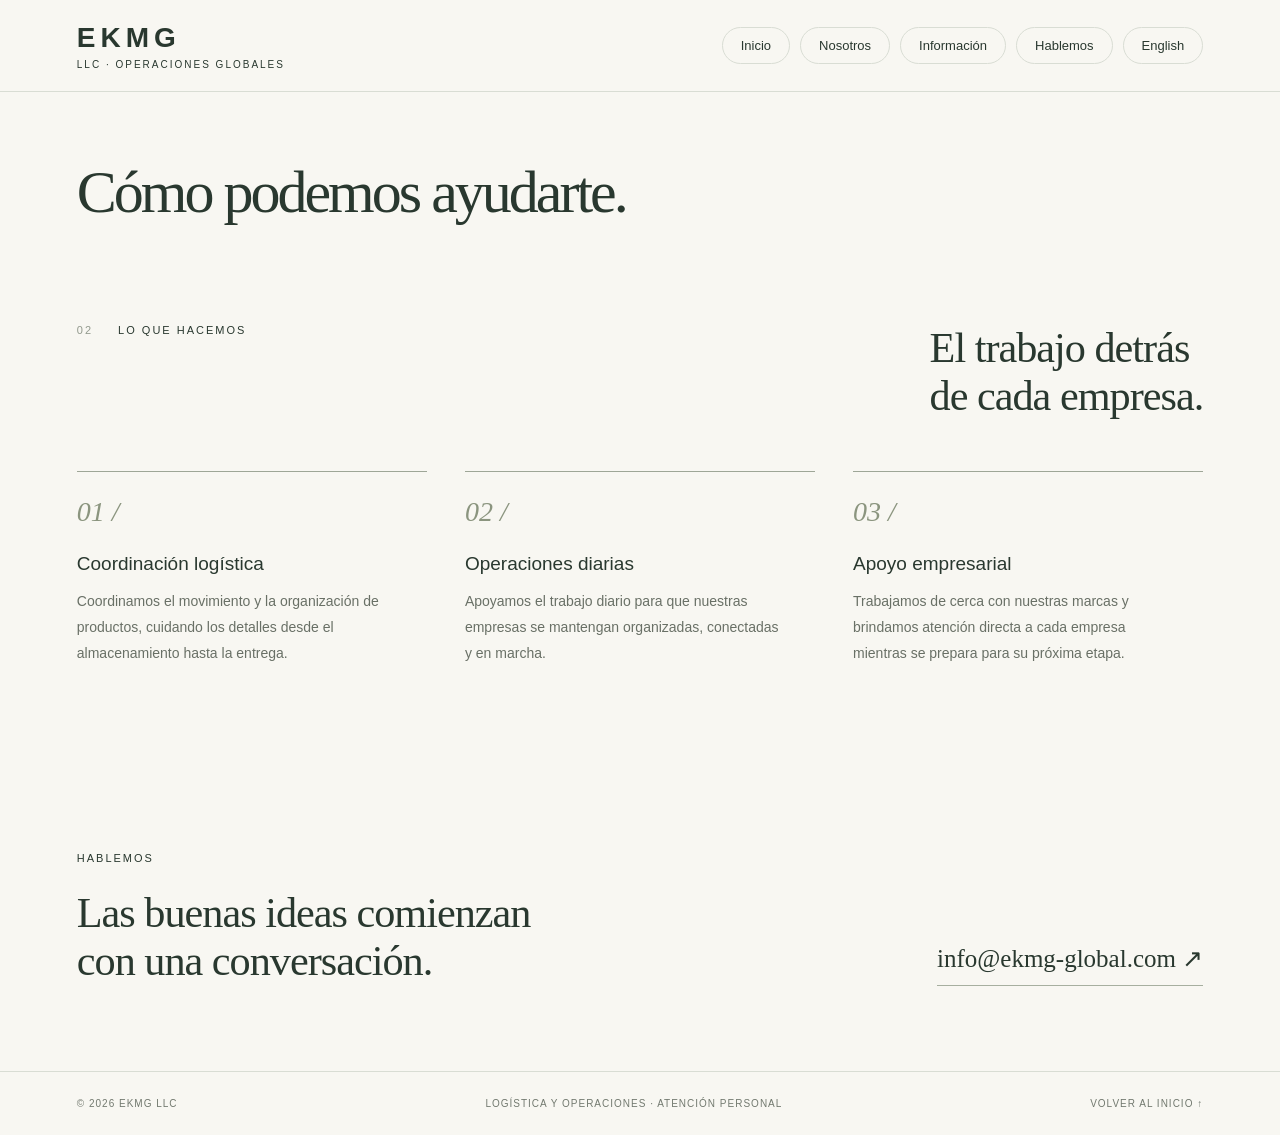
<file: info-es.html>
<!doctype html>
<html lang="es"><head><meta charset="utf-8"><meta name="viewport" content="width=device-width, initial-scale=1"><meta name="description" content="EKMG LLC es un equipo de dos personas que apoya a nuestras empresas con logística, coordinación y operaciones diarias."><title>EKMG LLC — Detrás de cada nuevo paso.</title><style>
:root{--ink:#29382f;--paper:#f8f7f2;--muted:#70756f;--line:#d9ddd4}*{box-sizing:border-box}html{scroll-behavior:smooth;scroll-padding-top:95px}body{margin:0;background:var(--paper);color:var(--ink);font-family:Arial,Helvetica,sans-serif}a{color:inherit;text-decoration:none}button{font:inherit}header{height:92px;padding:0 6%;display:flex;align-items:center;justify-content:space-between;background:var(--paper);border-bottom:1px solid var(--line)}.logo{font-size:28px;letter-spacing:5px;font-weight:700}.logo small{font-size:10px;letter-spacing:2px;display:block;margin-top:5px;font-weight:400}nav{display:flex;gap:32px;font-size:13px}nav a:hover,.email:hover{text-decoration:underline;text-underline-offset:5px}.contact{border:1px solid #a9b2a7;padding:12px 20px}.hero{padding:65px 6% 0}.eyebrow{font-size:11px;letter-spacing:2px;text-transform:uppercase;display:flex;align-items:center;gap:12px}.eyebrow:before{content:'';height:7px;width:7px;background:#78836d;border-radius:50%}.hero-top{display:grid;grid-template-columns:1.35fr 1fr;gap:60px;align-items:end;margin:27px 0 46px}h1,h2,h3,p{margin:0}h1,h2{font-family:Georgia,'Times New Roman',serif;font-weight:400}h1{font-size:clamp(48px,5.5vw,84px);line-height:1.03;letter-spacing:-3px}h1 em{font-weight:400;color:#808b75}.intro{max-width:380px;padding-bottom:5px;font-size:15px;line-height:1.85;color:#626b61}.text-link{display:inline-flex;gap:30px;color:var(--ink);margin-top:22px;font-size:12px;border-bottom:1px solid #8b9486;padding-bottom:9px}.hero-image{position:relative;height:440px;overflow:hidden}.hero-image img{width:100%;height:100%;object-fit:cover;object-position:center 55%;filter:saturate(.55)}.image-caption{position:absolute;bottom:20px;left:24px;color:white;font-size:11px;letter-spacing:1px;text-shadow:0 1px 7px #222}.hero-foot{display:flex;justify-content:space-between;padding:17px 0;border-bottom:1px solid var(--line);font-size:10px;letter-spacing:1.4px;color:var(--muted)}section{padding:100px 6%}.about{display:grid;grid-template-columns:1fr 1.7fr;gap:70px;border-bottom:1px solid var(--line)}.section-label{font-size:11px;letter-spacing:2px;text-transform:uppercase}.section-label span{color:#92998d;margin-right:20px}h2{font-size:clamp(34px,3.3vw,51px);line-height:1.15;letter-spacing:-1px}.about p{margin-top:28px;max-width:650px;font-size:16px;line-height:1.9;color:#697066}.services-heading{display:flex;justify-content:space-between;align-items:start;margin-bottom:50px}.services-heading h2{max-width:540px}.services{display:grid;grid-template-columns:repeat(3,1fr);gap:38px}.service{padding-top:24px;border-top:1px solid #9ea697}.service .number{font:italic 28px Georgia;color:#8b957f}.service h3{font-size:19px;font-weight:400;margin:25px 0 14px}.service p{font-size:14px;line-height:1.85;color:#697066;max-width:320px}.brands{background:#eaece4}.brands-heading{display:flex;justify-content:space-between;align-items:end;margin-bottom:38px}.brands-heading p{font-size:13px;color:#72796f;max-width:235px;line-height:1.8}.brands-heading h2{margin-top:22px}.brand-grid{display:grid;grid-template-columns:1fr 1fr;gap:28px}.brand{display:block;border:0;background:transparent;text-align:left;color:var(--ink);cursor:pointer;padding:0;width:100%}.brand-image{height:330px;overflow:hidden;position:relative}.brand img{width:100%;height:100%;object-fit:cover;filter:saturate(.55);transition:transform .5s}.brand:hover img{transform:scale(1.035)}.badge{position:absolute;top:19px;left:19px;background:#f8f7f2;padding:9px 13px;text-transform:uppercase;letter-spacing:1.4px;font-size:9px}.brand-info{display:flex;justify-content:space-between;align-items:center;border-bottom:1px solid #bac2b2;padding:22px 0}.brand h3{font:32px Georgia}.brand-info p{margin-top:8px;color:#6b7468;font-size:12px}.arrow{width:38px;height:38px;border:1px solid #aeb9a6;border-radius:50%;display:grid;place-items:center}.reach{display:flex;justify-content:space-between;align-items:end;padding:85px 6%}.reach h2{margin-top:25px}.email{font:25px Georgia;border-bottom:1px solid #a7afa0;padding-bottom:12px}footer{padding:26px 6%;border-top:1px solid var(--line);display:flex;justify-content:space-between;align-items:center;color:#72796f;font-size:10px;letter-spacing:1px}dialog{border:1px solid var(--line);background:var(--paper);color:var(--ink);max-width:480px;padding:40px}dialog::backdrop{background:#18251dc4}dialog h2{font-size:38px}dialog p{line-height:1.8;margin:20px 0;color:#687061}dialog button{padding:10px 18px;background:var(--ink);color:white;border:0;cursor:pointer}a:focus-visible,button:focus-visible{outline:2px solid #627551;outline-offset:6px}@media(max-width:700px){header{height:auto;min-height:100px;flex-wrap:wrap;gap:20px;padding:20px 6%}nav{gap:19px;font-size:12px}.contact{display:none}.hero{padding-top:40px}.hero-top{grid-template-columns:1fr;gap:25px;margin-bottom:30px}h1{letter-spacing:-2px}.hero-image{height:310px}.hero-foot{font-size:8px}.about{grid-template-columns:1fr;gap:30px}section{padding:65px 6%}.services-heading,.brands-heading{display:block}.services-heading h2{margin-top:25px}.services{grid-template-columns:1fr;gap:35px}.service p{max-width:none}.brands-heading p{margin-top:20px}.brand-grid{grid-template-columns:1fr;gap:36px}.brand-image{height:300px}.reach{display:block;padding:65px 6%}.email{display:inline-block;font-size:22px;margin-top:35px}footer{gap:20px;align-items:start;line-height:1.8} }
nav a{border:1px solid var(--line);border-radius:24px;padding:10px 18px}nav a:hover{background:#eaece4;text-decoration:none}nav{gap:10px}.brand .brand-logo{width:190px;height:auto;object-fit:contain;filter:none;mix-blend-mode:multiply}.hero-image{height:auto;aspect-ratio:1.9}.hero-image img{object-position:center;filter:none}.brand-image img{filter:none}.page-intro{padding:70px 6% 0}.page-intro h1{font-size:60px}.about-button{margin-top:25px}@media(max-width:700px){nav a{padding:8px 12px}.hero-image{aspect-ratio:1.35}.page-intro h1{font-size:44px}}.logo-only,.coffee-only{background:#f8f7f2;display:flex;align-items:center;justify-content:center;padding:50px}.brand .logo-only img{height:auto;width:100%;object-fit:contain;mix-blend-mode:multiply;transform:none}.coffee-only{flex-direction:column;gap:20px}.coffee-only span{font:clamp(28px,3vw,44px) Georgia,serif}.coffee-only small{font-size:11px;text-transform:uppercase;letter-spacing:3px;color:#72796f}nav{flex-wrap:wrap}header{gap:18px}@media(min-width:701px) and (max-width:1100px){header{height:auto;min-height:92px;flex-wrap:wrap;padding-top:20px;padding-bottom:20px}}@media(max-width:700px){nav{gap:7px;font-size:11px}nav a{padding:8px 10px}}</style></head><body>
<header><a class="logo" href="index-es.html" aria-label="Inicio de EKMG LLC">EKMG<small>LLC · OPERACIONES GLOBALES</small></a><nav aria-label="Navegación principal"><a href="index-es.html">Inicio</a><a href="about-es.html">Nosotros</a><a href="info-es.html">Información</a><a href="mailto:info@ekmg-global.com">Hablemos</a><a href="info.html" lang="en" hreflang="en">English</a></nav></header>
<main><div class="page-intro"><h1>Cómo podemos ayudarte.</h1></div><section id="what-we-do"><div class="services-heading"><div class="section-label"><span>02</span> Lo que hacemos</div><h2>El trabajo detrás<br>de cada empresa.</h2></div><div class="services"><article class="service"><span class="number">01 /</span><h3>Coordinación logística</h3><p>Coordinamos el movimiento y la organización de productos, cuidando los detalles desde el almacenamiento hasta la entrega.</p></article><article class="service"><span class="number">02 /</span><h3>Operaciones diarias</h3><p>Apoyamos el trabajo diario para que nuestras empresas se mantengan organizadas, conectadas y en marcha.</p></article><article class="service"><span class="number">03 /</span><h3>Apoyo empresarial</h3><p>Trabajamos de cerca con nuestras marcas y brindamos atención directa a cada empresa mientras se prepara para su próxima etapa.</p></article></div></section><section class="reach" id="contact"><div><div class="section-label">Hablemos</div><h2>Las buenas ideas comienzan<br>con una conversación.</h2></div><a class="email" href="mailto:info@ekmg-global.com">info@ekmg-global.com ↗</a></section></main><footer><span>© 2026 EKMG LLC</span><span>LOGÍSTICA Y OPERACIONES · ATENCIÓN PERSONAL</span><a href="index-es.html">VOLVER AL INICIO ↑</a></footer>
<dialog id="brand-dialog"><h2 id="dialog-title"></h2><p id="dialog-description"></p><a class="text-link" href="mailto:info@ekmg-global.com">Contacta a EKMG ↗</a><br><br><button id="close-dialog">Cerrar</button></dialog><script>
const modal=document.getElementById('brand-dialog');document.querySelectorAll('[data-brand]').forEach(link=>link.addEventListener('click',e=>{e.preventDefault();const coffee=link.dataset.brand==='coffee';document.getElementById('dialog-title').textContent=coffee?'Café Premium, próximamente.':'Descubre DRAHMA.';document.getElementById('dialog-description').textContent=coffee?'Un nuevo proyecto de café está en camino. Contáctanos para conocer las novedades mientras preparamos su lanzamiento.':'DRAHMA forma parte de nuestra familia de empresas. Para información y consultas sobre la tienda, contacta a nuestro equipo mientras preparamos el enlace directo.';modal.showModal()}));document.getElementById('close-dialog').onclick=()=>modal.close();modal.addEventListener('click',e=>{if(e.target===modal){const r=modal.getBoundingClientRect();if(e.clientX<r.left||e.clientX>r.right||e.clientY<r.top||e.clientY>r.bottom)modal.close()}});
</script></body></html>
</file>
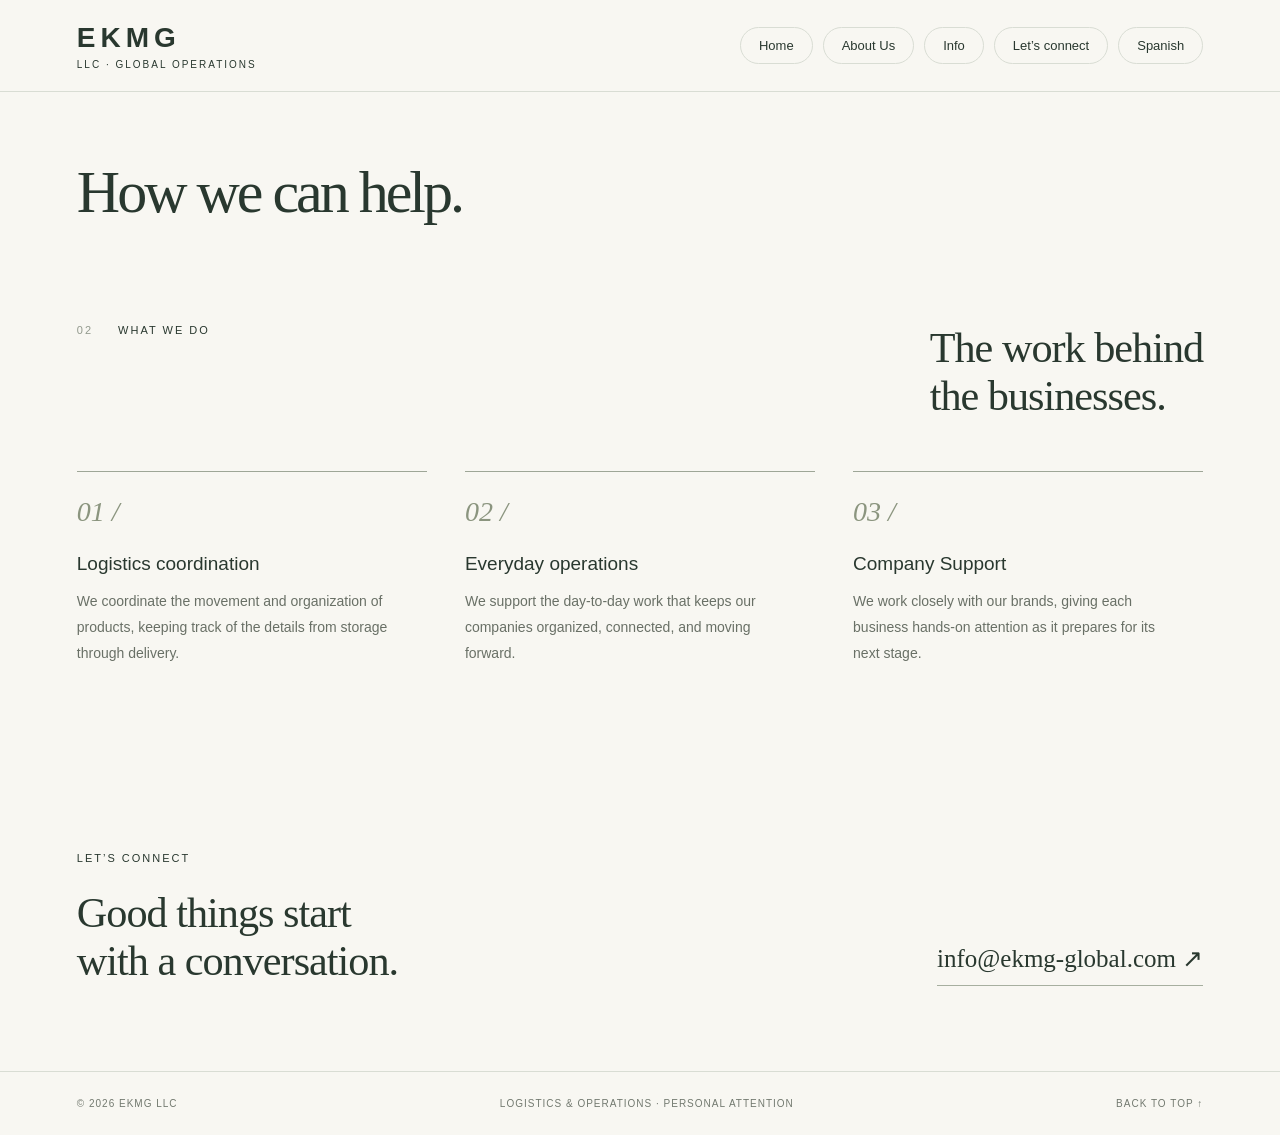
<file: info.html>
<!doctype html>
<html lang="en"><head><meta charset="utf-8"><meta name="viewport" content="width=device-width, initial-scale=1"><meta name="description" content="EKMG LLC is a two-person team supporting our companies through hands-on logistics, coordination, and everyday operations."><title>EKMG LLC — Behind every next step.</title><style>
:root{--ink:#29382f;--paper:#f8f7f2;--muted:#70756f;--line:#d9ddd4}*{box-sizing:border-box}html{scroll-behavior:smooth;scroll-padding-top:95px}body{margin:0;background:var(--paper);color:var(--ink);font-family:Arial,Helvetica,sans-serif}a{color:inherit;text-decoration:none}button{font:inherit}header{height:92px;padding:0 6%;display:flex;align-items:center;justify-content:space-between;background:var(--paper);border-bottom:1px solid var(--line)}.logo{font-size:28px;letter-spacing:5px;font-weight:700}.logo small{font-size:10px;letter-spacing:2px;display:block;margin-top:5px;font-weight:400}nav{display:flex;gap:32px;font-size:13px}nav a:hover,.email:hover{text-decoration:underline;text-underline-offset:5px}.contact{border:1px solid #a9b2a7;padding:12px 20px}.hero{padding:65px 6% 0}.eyebrow{font-size:11px;letter-spacing:2px;text-transform:uppercase;display:flex;align-items:center;gap:12px}.eyebrow:before{content:'';height:7px;width:7px;background:#78836d;border-radius:50%}.hero-top{display:grid;grid-template-columns:1.35fr 1fr;gap:60px;align-items:end;margin:27px 0 46px}h1,h2,h3,p{margin:0}h1,h2{font-family:Georgia,'Times New Roman',serif;font-weight:400}h1{font-size:clamp(48px,5.5vw,84px);line-height:1.03;letter-spacing:-3px}h1 em{font-weight:400;color:#808b75}.intro{max-width:380px;padding-bottom:5px;font-size:15px;line-height:1.85;color:#626b61}.text-link{display:inline-flex;gap:30px;color:var(--ink);margin-top:22px;font-size:12px;border-bottom:1px solid #8b9486;padding-bottom:9px}.hero-image{position:relative;height:440px;overflow:hidden}.hero-image img{width:100%;height:100%;object-fit:cover;object-position:center 55%;filter:saturate(.55)}.image-caption{position:absolute;bottom:20px;left:24px;color:white;font-size:11px;letter-spacing:1px;text-shadow:0 1px 7px #222}.hero-foot{display:flex;justify-content:space-between;padding:17px 0;border-bottom:1px solid var(--line);font-size:10px;letter-spacing:1.4px;color:var(--muted)}section{padding:100px 6%}.about{display:grid;grid-template-columns:1fr 1.7fr;gap:70px;border-bottom:1px solid var(--line)}.section-label{font-size:11px;letter-spacing:2px;text-transform:uppercase}.section-label span{color:#92998d;margin-right:20px}h2{font-size:clamp(34px,3.3vw,51px);line-height:1.15;letter-spacing:-1px}.about p{margin-top:28px;max-width:650px;font-size:16px;line-height:1.9;color:#697066}.services-heading{display:flex;justify-content:space-between;align-items:start;margin-bottom:50px}.services-heading h2{max-width:540px}.services{display:grid;grid-template-columns:repeat(3,1fr);gap:38px}.service{padding-top:24px;border-top:1px solid #9ea697}.service .number{font:italic 28px Georgia;color:#8b957f}.service h3{font-size:19px;font-weight:400;margin:25px 0 14px}.service p{font-size:14px;line-height:1.85;color:#697066;max-width:320px}.brands{background:#eaece4}.brands-heading{display:flex;justify-content:space-between;align-items:end;margin-bottom:38px}.brands-heading p{font-size:13px;color:#72796f;max-width:235px;line-height:1.8}.brands-heading h2{margin-top:22px}.brand-grid{display:grid;grid-template-columns:1fr 1fr;gap:28px}.brand{display:block;border:0;background:transparent;text-align:left;color:var(--ink);cursor:pointer;padding:0;width:100%}.brand-image{height:330px;overflow:hidden;position:relative}.brand img{width:100%;height:100%;object-fit:cover;filter:saturate(.55);transition:transform .5s}.brand:hover img{transform:scale(1.035)}.badge{position:absolute;top:19px;left:19px;background:#f8f7f2;padding:9px 13px;text-transform:uppercase;letter-spacing:1.4px;font-size:9px}.brand-info{display:flex;justify-content:space-between;align-items:center;border-bottom:1px solid #bac2b2;padding:22px 0}.brand h3{font:32px Georgia}.brand-info p{margin-top:8px;color:#6b7468;font-size:12px}.arrow{width:38px;height:38px;border:1px solid #aeb9a6;border-radius:50%;display:grid;place-items:center}.reach{display:flex;justify-content:space-between;align-items:end;padding:85px 6%}.reach h2{margin-top:25px}.email{font:25px Georgia;border-bottom:1px solid #a7afa0;padding-bottom:12px}footer{padding:26px 6%;border-top:1px solid var(--line);display:flex;justify-content:space-between;align-items:center;color:#72796f;font-size:10px;letter-spacing:1px}dialog{border:1px solid var(--line);background:var(--paper);color:var(--ink);max-width:480px;padding:40px}dialog::backdrop{background:#18251dc4}dialog h2{font-size:38px}dialog p{line-height:1.8;margin:20px 0;color:#687061}dialog button{padding:10px 18px;background:var(--ink);color:white;border:0;cursor:pointer}a:focus-visible,button:focus-visible{outline:2px solid #627551;outline-offset:6px}@media(max-width:700px){header{height:auto;min-height:100px;flex-wrap:wrap;gap:20px;padding:20px 6%}nav{gap:19px;font-size:12px}.contact{display:none}.hero{padding-top:40px}.hero-top{grid-template-columns:1fr;gap:25px;margin-bottom:30px}h1{letter-spacing:-2px}.hero-image{height:310px}.hero-foot{font-size:8px}.about{grid-template-columns:1fr;gap:30px}section{padding:65px 6%}.services-heading,.brands-heading{display:block}.services-heading h2{margin-top:25px}.services{grid-template-columns:1fr;gap:35px}.service p{max-width:none}.brands-heading p{margin-top:20px}.brand-grid{grid-template-columns:1fr;gap:36px}.brand-image{height:300px}.reach{display:block;padding:65px 6%}.email{display:inline-block;font-size:22px;margin-top:35px}footer{gap:20px;align-items:start;line-height:1.8} }
nav a{border:1px solid var(--line);border-radius:24px;padding:10px 18px}nav a:hover{background:#eaece4;text-decoration:none}nav{gap:10px}.brand .brand-logo{width:190px;height:auto;object-fit:contain;filter:none;mix-blend-mode:multiply}.hero-image{height:auto;aspect-ratio:1.9}.hero-image img{object-position:center;filter:none}.brand-image img{filter:none}.page-intro{padding:70px 6% 0}.page-intro h1{font-size:60px}.about-button{margin-top:25px}@media(max-width:700px){nav a{padding:8px 12px}.hero-image{aspect-ratio:1.35}.page-intro h1{font-size:44px}}.logo-only,.coffee-only{background:#f8f7f2;display:flex;align-items:center;justify-content:center;padding:50px}.brand .logo-only img{height:auto;width:100%;object-fit:contain;mix-blend-mode:multiply;transform:none}.coffee-only{flex-direction:column;gap:20px}.coffee-only span{font:clamp(28px,3vw,44px) Georgia,serif}.coffee-only small{font-size:11px;text-transform:uppercase;letter-spacing:3px;color:#72796f}nav{flex-wrap:wrap}header{gap:18px}@media(min-width:701px) and (max-width:1100px){header{height:auto;min-height:92px;flex-wrap:wrap;padding-top:20px;padding-bottom:20px}}@media(max-width:700px){nav{gap:7px;font-size:11px}nav a{padding:8px 10px}}</style></head><body>
<header><a class="logo" href="index.html" aria-label="EKMG LLC home">EKMG<small>LLC · GLOBAL OPERATIONS</small></a><nav aria-label="Main navigation"><a href="index.html">Home</a><a href="about.html">About Us</a><a href="info.html">Info</a><a href="mailto:info@ekmg-global.com">Let’s connect</a><a href="info-es.html" lang="es" hreflang="es">Spanish</a></nav></header>
<main><div class="page-intro"><h1>How we can help.</h1></div><section id="what-we-do"><div class="services-heading"><div class="section-label"><span>02</span> What We Do</div><h2>The work behind<br>the businesses.</h2></div><div class="services"><article class="service"><span class="number">01 /</span><h3>Logistics coordination</h3><p>We coordinate the movement and organization of products, keeping track of the details from storage through delivery.</p></article><article class="service"><span class="number">02 /</span><h3>Everyday operations</h3><p>We support the day-to-day work that keeps our companies organized, connected, and moving forward.</p></article><article class="service"><span class="number">03 /</span><h3>Company Support</h3><p>We work closely with our brands, giving each business hands-on attention as it prepares for its next stage.</p></article></div></section><section class="reach" id="contact"><div><div class="section-label">Let’s connect</div><h2>Good things start<br>with a conversation.</h2></div><a class="email" href="mailto:info@ekmg-global.com">info@ekmg-global.com ↗</a></section></main><footer><span>© 2026 EKMG LLC</span><span>LOGISTICS & OPERATIONS · PERSONAL ATTENTION</span><a href="index.html">BACK TO TOP ↑</a></footer>
<dialog id="brand-dialog"><h2 id="dialog-title"></h2><p id="dialog-description"></p><a class="text-link" href="mailto:info@ekmg-global.com">Contact EKMG ↗</a><br><br><button id="close-dialog">Close</button></dialog><script>
const modal=document.getElementById('brand-dialog');document.querySelectorAll('[data-brand]').forEach(link=>link.addEventListener('click',e=>{e.preventDefault();const coffee=link.dataset.brand==='coffee';document.getElementById('dialog-title').textContent=coffee?'Premium Coffee, coming soon.':'Discover Drahma.';document.getElementById('dialog-description').textContent=coffee?'A new coffee venture is on the way. Contact us for updates as we prepare for launch.':'Drahma is part of our family of companies. For store information and inquiries, contact our team while we prepare the direct store link.';modal.showModal()}));document.getElementById('close-dialog').onclick=()=>modal.close();modal.addEventListener('click',e=>{if(e.target===modal){const r=modal.getBoundingClientRect();if(e.clientX<r.left||e.clientX>r.right||e.clientY<r.top||e.clientY>r.bottom)modal.close()}});
</script></body></html>
</file>
